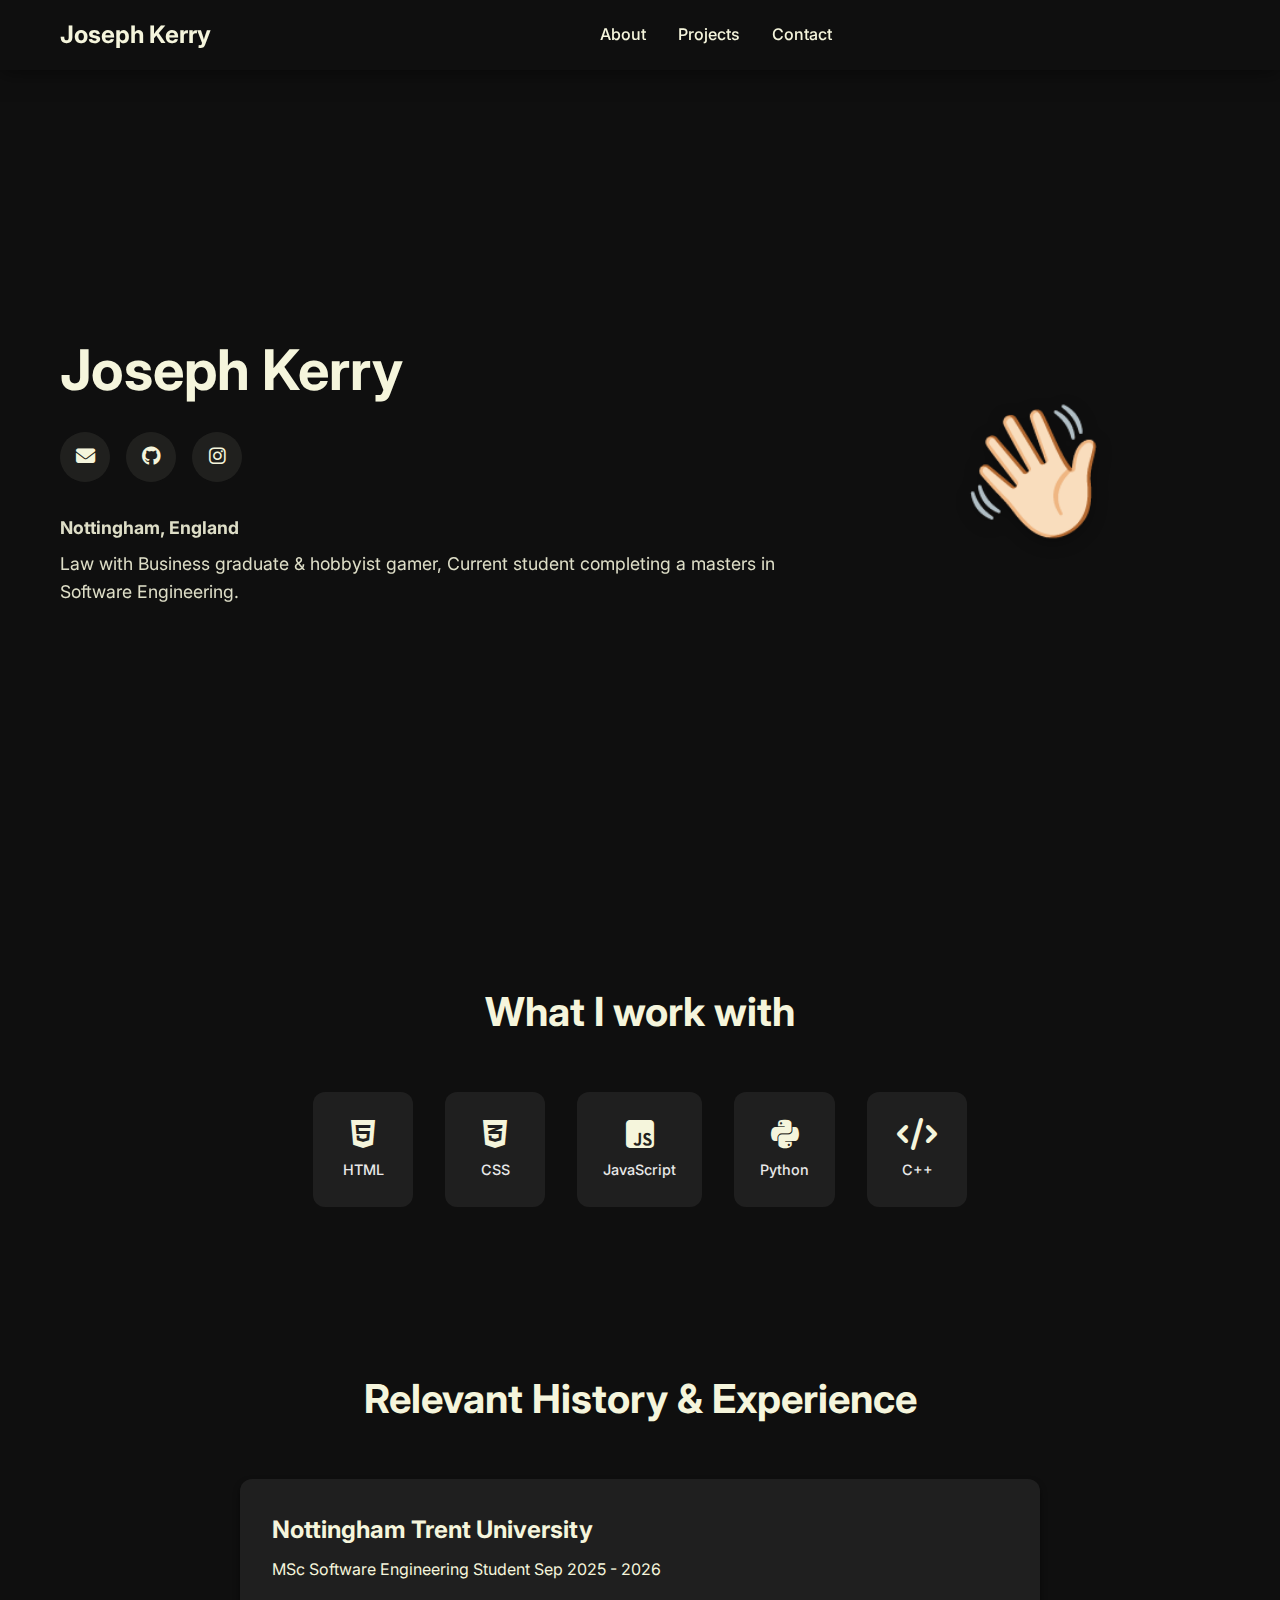
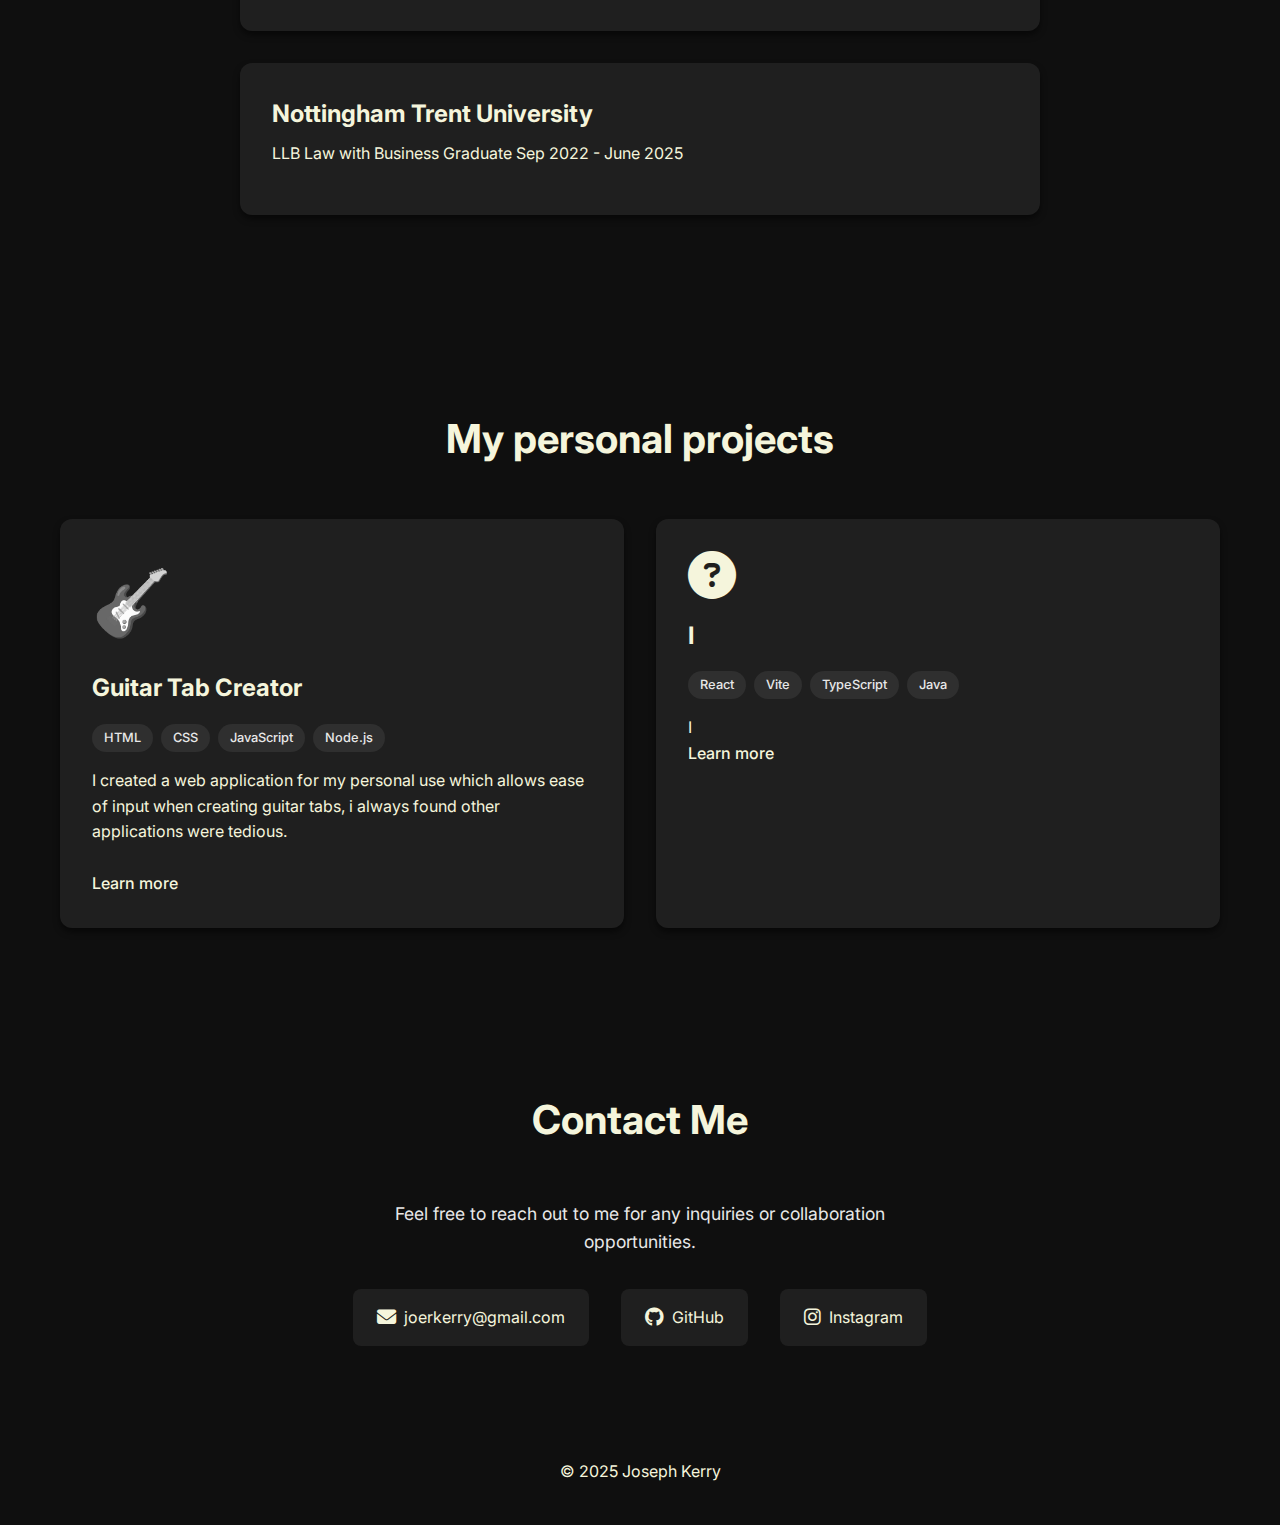
<file: Index.html>
<!DOCTYPE html>
<html lang="en">
<head>
    <meta charset="UTF-8">
    <meta name="viewport" content="width=device-width, initial-scale=1.0">
    <title>Joseph Kerry Website</title>
    <link rel="stylesheet" href="style.css">
    <link href="https://fonts.googleapis.com/css2?family=Inter:wght@300;400;500;600;700&display=swap" rel="stylesheet">
    <link rel="stylesheet" href="https://cdnjs.cloudflare.com/ajax/libs/font-awesome/6.4.0/css/all.min.css">
</head>
<body>
    <header>
        <nav>
            <div class="nav-container">
                <div class="logo">
                    <a href="#home">Joseph Kerry</a>
                </div>
                <ul class="nav-menu">
                    <li><a href="#home">About</a></li>
                    <li><a href="#projects">Projects</a></li>
                    <li><a href="#contact">Contact</a></li>
                </ul>
                <div class="hamburger">
                    <span></span>
                    <span></span>
                    <span></span>
                </div>
            </div>
        </nav>
    </header>

    <main>
        <section id="home" class="hero">
            <div class="container">
                <div class="hero-content">
                    <div class="hero-text">
                        <h1>Joseph Kerry</h1>
                        <div class="social-links">
                            <a href="mailto:joerkerry@gmail.com" class="social-link">
                                <i class="fas fa-envelope"></i>
                            </a>
                            <a href="https://github.com/Joekrry" class="social-link">
                                <i class="fab fa-github"></i>
                            </a>
                            <a href="https://instagram.com/joekrry" class="social-link">
                                <i class="fab fa-instagram"></i>
                            </a>
                        </div>
                        <div class="hero-description">
                            <p><strong>Nottingham, England</strong></p>
                            <p>Law with Business graduate & hobbyist gamer, Current student completing a masters in Software Engineering.</p>
                        </div>
                    </div>
                    <div class="hero-image">
                        <div class="profile-img">
                            <span class="hand-emoji">👋🏻</span>
                        </div>
                    </div>
                </div>
            </div>
        </section>

        <!-- Technologies Section -->
        <section id="technologies" class="technologies">
            <div class="container">
                <h2>What I work with</h2>
                <div class="tech-grid">
                    <div class="tech-items">
                        <div class="tech-item">
                            <i class="fab fa-html5"></i>
                            <span>HTML</span>
                        </div>
                        <div class="tech-item">
                            <i class="fab fa-css3-alt"></i>
                            <span>CSS</span>
                        </div>
                        <div class="tech-item">
                            <i class="fab fa-js-square"></i>
                            <span>JavaScript</span>
                        </div>
                        <div class="tech-item">
                            <i class="fab fa-python"></i>
                            <span>Python</span>
                        </div>
                        <div class="tech-item">
                            <i class="fas fa-code"></i>
                            <span>C++</span>
                        </div>
                    </div>
                </div>
            </div>
        </section>

        <!-- Experience Section -->
        <section id="experience" class="experience">
            <div class="container">
                <h2>Relevant History & Experience</h2>
                <div class="experience-list">
                    <div class="experience-item">
                        <div class="experience-header">
                            <h3><a href="https://www.ntu.ac.uk/">Nottingham Trent University</a></h3>
                            <span class="role">MSc Software Engineering Student</span>
                            <span class="duration">Sep 2025 - 2026</span>
                        </div>
                        <p></p>
                    </div>
                    <div class="experience-item">
                        <div class="experience-header">
                            <h3><a href="https://www.ntu.ac.uk/">Nottingham Trent University</a></h3>
                            <span class="role">LLB Law with Business Graduate</span>
                            <span class="duration">Sep 2022 - June 2025</span>
                        </div>
                        <p></p>
                    </div>
                </div>
            </div>
        </section>


        <!-- Personal Projects Section -->
        <section id="projects" class="projects">
            <div class="container">
                <h2>My personal projects</h2>
                <div class="projects-grid">
                    <div class="project-item">
                        <div class="project-icon">
                            <span style="font-size: 4em; filter: grayscale(100%);">🎸</span>
                        </div>
                        <div class="project-content">
                            <h3>Guitar Tab Creator</h3>
                            <div class="project-tags">
                                <span class="tag">HTML</span>
                                <span class="tag">CSS</span>
                                <span class="tag">JavaScript</span>
                                <span class="tag">Node.js</span>
                            </div>
                            <p>I created a web application for my personal use which allows ease of input when creating guitar tabs, i always found other applications were tedious.</p>
                            <br>

                            <a href="#" class="learn-more">Learn more</a>
                        </div>
                    </div>
                    <div class="project-item">
                        <div class="project-icon">
                            <i class="fas fa-question-circle"></i>
                        </div>
                        <div class="project-content">
                            <h3>I</h3>
                            <div class="project-tags">
                                <span class="tag">React</span>
                                <span class="tag">Vite</span>
                                <span class="tag">TypeScript</span>
                                <span class="tag">Java</span>
                            </div>
                            <p>I</p>
                            <a href="#" class="learn-more">Learn more</a>
                        </div>
                    </div>
                </div>
                <div class="more-projects">
                </div>
            </div>
        </section>

        <!-- Contact Section -->
        <section id="contact" class="contact">
            <div class="container">
                <h2>Contact Me</h2>
                <div class="contact-info">
                    <p>Feel free to reach out to me for any inquiries or collaboration opportunities.</p>
                    <div class="contact-links">
                        <a href="mailto:joerkerry@gmail.com" class="contact-link">
                            <i class="fas fa-envelope"></i>
                            joerkerry@gmail.com
                        </a>
                        <a href="https://github.com/joekrry" class="contact-link">
                            <i class="fab fa-github"></i>
                            GitHub
                        </a>
                        <a href="https://www.instagram.com/joekrry/" class="contact-link">
                            <i class="fab fa-instagram"></i>
                            Instagram
                        </a>
                    </div>
                </div>
            </div>
        </section>
    </main>

    <footer>
        <div class="container">
            <div class="footer-content">
                <p>&copy; 2025 Joseph Kerry</p>
            </div>
        </div>
    </footer>

    <script src="script.js"></script>
</body>
</html>
</file>
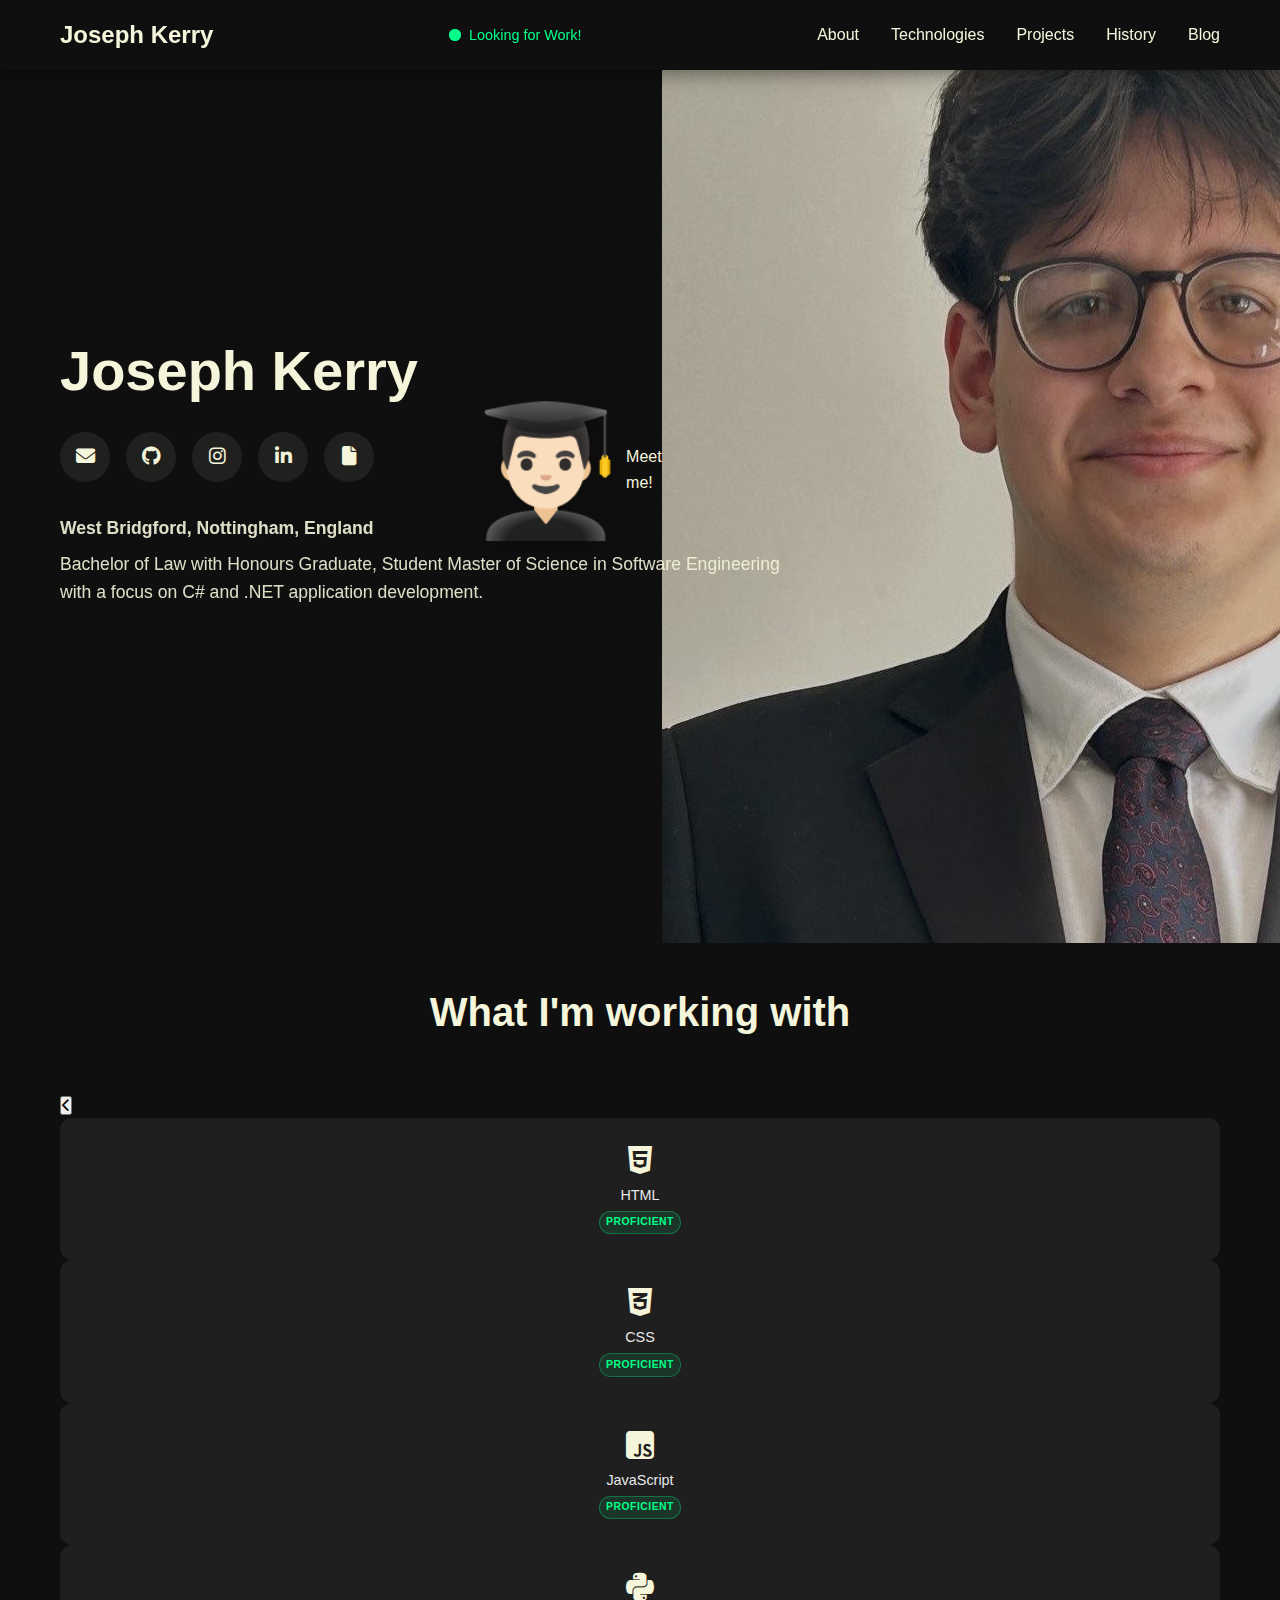
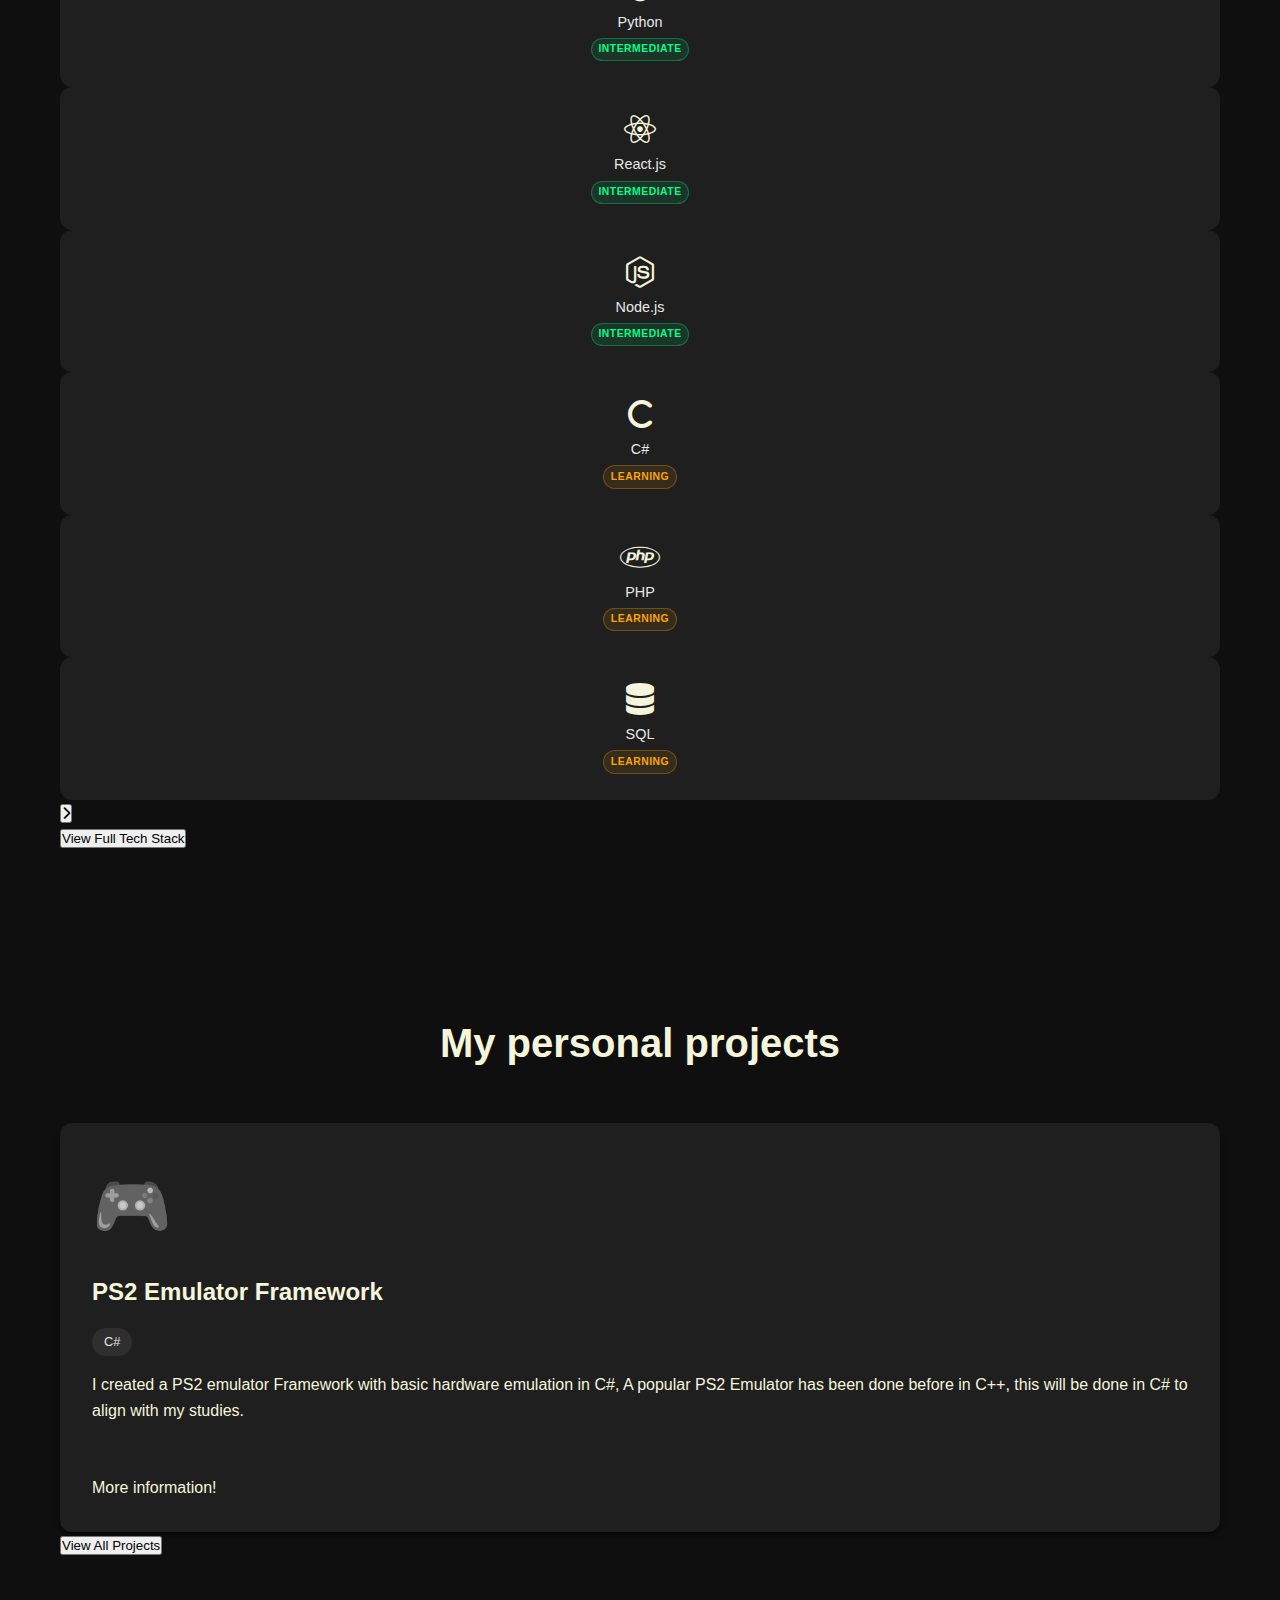
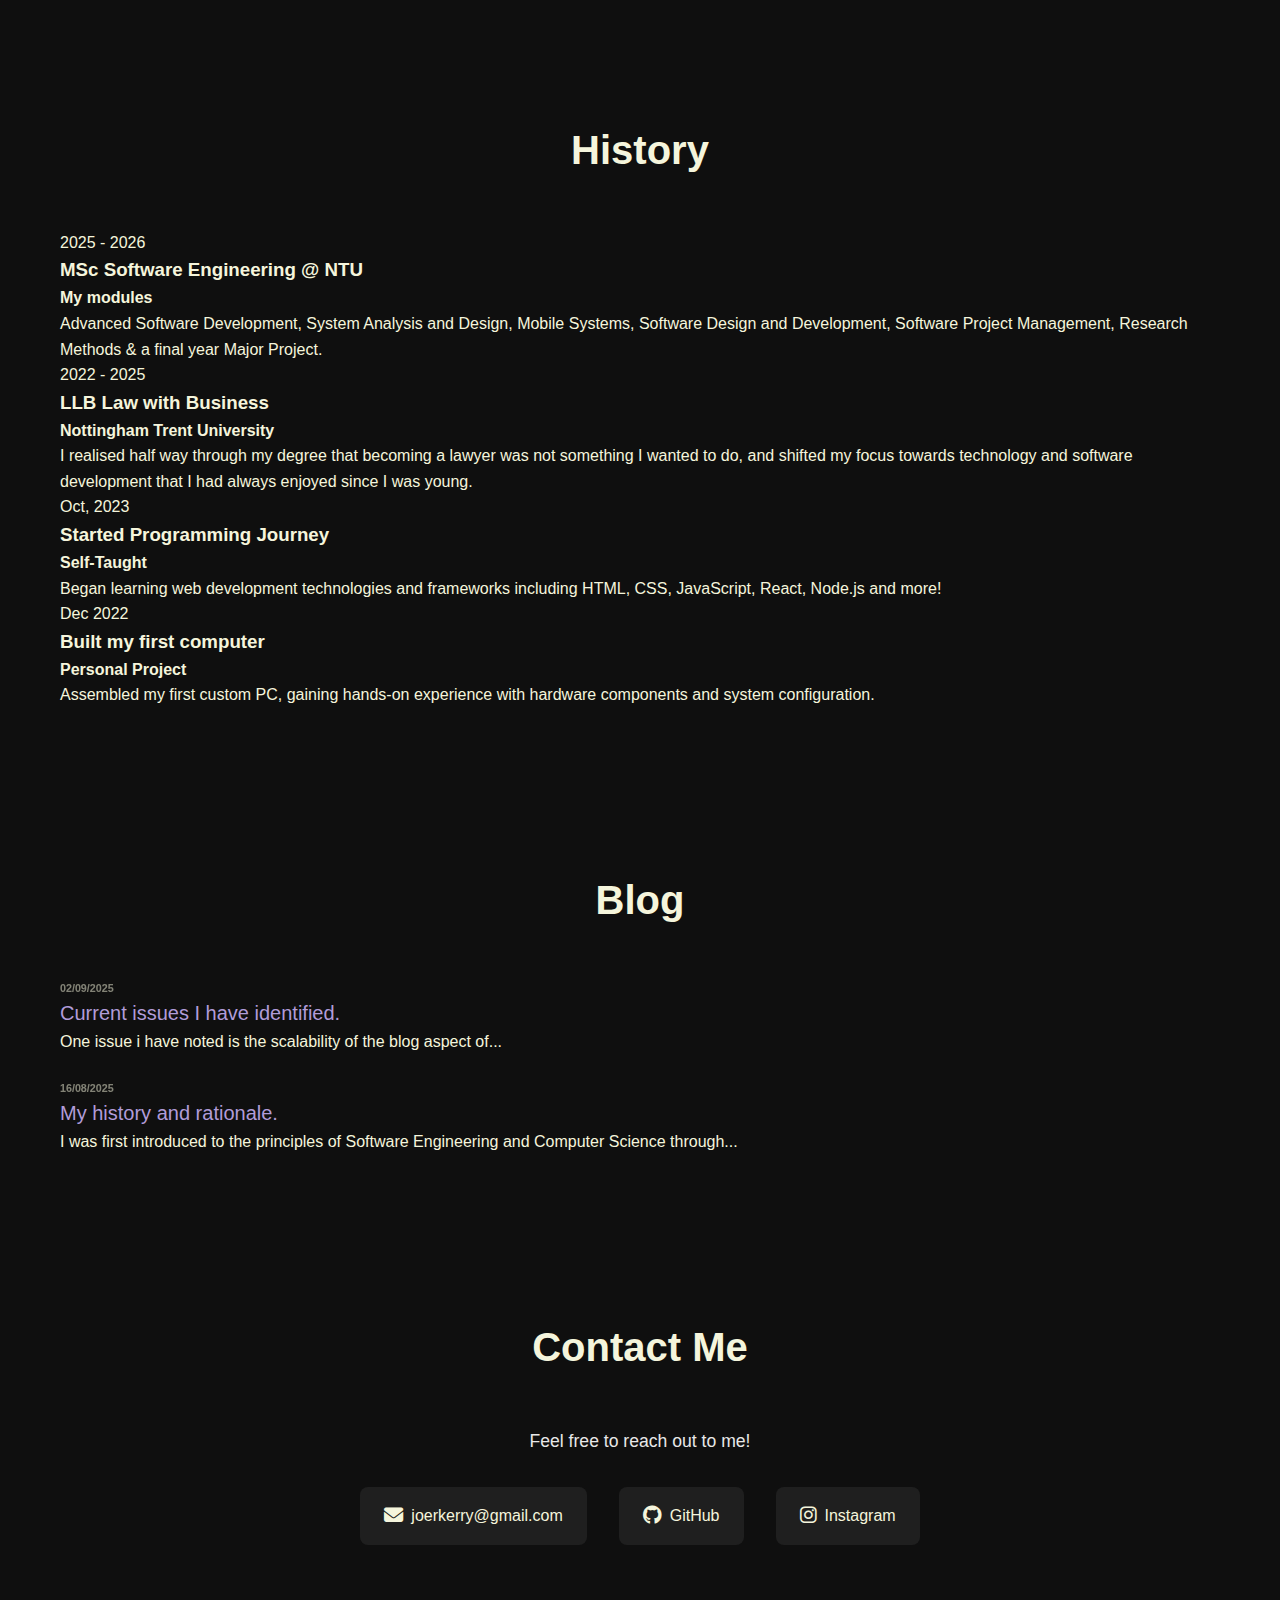
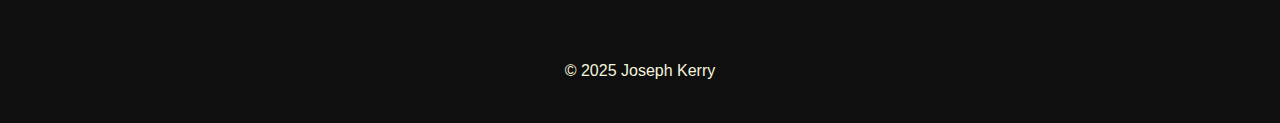
<file: index.html>
<!DOCTYPE html>
<html lang="en">
<head>
    <meta charset="UTF-8">
    <meta name="viewport" content="width=device-width, initial-scale=1.0">
    <title>Joseph Kerry Portfolio</title>
    <link rel="preconnect" href="https://fonts.googleapis.com">
    <link rel="preconnect" href="https://fonts.googleapis.com">
    <link rel="preconnect" href="https://fonts.gstatic.com" crossorigin>
    <link href="https://fonts.googleapis.com/css2?family=Roboto+Slab:wght@100..900&display=swap" rel="stylesheet">
    <link rel="stylesheet" href="https://cdnjs.cloudflare.com/ajax/libs/font-awesome/6.4.0/css/all.min.css">
    <link rel="stylesheet" href="https://sets.hugeicons.com/YOUR-SET-ID.css" crossorigin="anonymous">
    <link rel="stylesheet" href="style.css">
    
</head>
<body>
    <header>
        <nav>
            <div class="nav-container">
                <div class="logo">
                    <a href="#home">Joseph Kerry</a>
                </div>
                <div class="work-status">
                    <div class="pulse-circle"></div>
                    <span>Looking for Work!</span>
                </div>
                <ul class="nav-menu">
                    <li><a href="#home">About</a></li>
                    <li><a href="#technologies">Technologies</a></li>
                    <li><a href="#projects">Projects</a></li>
                    <li><a href="#experience">History</a></li>
                    <li><a href="#blog">Blog</a></li>
                    
                </ul>
                <div class="CompactMenu">
                    <span></span>
                    <span></span>
                    <span></span>
                </div>
            </div>
        </nav>
    </header>

    <main>
        <section id="home" class="hero">
            <div class="container">
                <div class="hero-content">
                    <div class="hero-text">
                        <h1>Joseph Kerry</h1>
                        <div class="social-links">
                            <a href="mailto:joerkerry@gmail.com" class="social-link">
                                <i class="fas fa-envelope"></i>
                            </a>
                            <a href="https://github.com/Joekrry" class="social-link">
                                <i class="fab fa-github"></i>
                            </a>
                            <a href="https://instagram.com/joekrry" class="social-link">
                                <i class="fab fa-instagram"></i>
                            </a>
                            <a href="https://www.linkedin.com/in/joseph-kerry-b6a488272/" class="social-link">
                                <i class="fab fa-linkedin-in"></i>
                                </a>
                            <a href="CV.pdf" class="social-link">
                                <i class="fa-solid fa-file fa-shake" title="CV"></i>
                            </a>
                        </div>
                        <div class="hero-description">
                            <p><strong>West Bridgford, Nottingham, England</strong></p>
                            <p>Bachelor of Law with Honours Graduate, Student Master of Science in Software Engineering with a focus on C# and .NET application development.</p>
                        </div>
                    </div>
                    <div class="hero-image">
                        <div class="profile-img">
                            <span class="hand-emoji">👨🏻‍🎓</span>
                            <div class="speech-bubble">Meet me!</div>
                            <img src="imgs/ProfessionalJoseph.jpeg" alt="Joseph Kerry" class="profile-picture">
                        </div>
                    </div>
                </div>
            </div>
        </section>

        <section id="technologies" class="technologies">
            <div class="container">
                <h2 class="scroll-animate-up">What I'm working with</h2>
                <div class="tech-carousel-wrapper">
                    <button class="carousel-nav carousel-prev" id="carouselPrev">
                        <i class="fas fa-chevron-left"></i>
                    </button>
                    <div class="tech-carousel">
                        <div class="tech-track" id="techTrack">
                            <div class="tech-item">
                                <i class="fab fa-html5 fa-bounce"></i>
                                <span>HTML</span>
                                <span class="tech-status learnt">Proficient</span>
                            </div>
                            <div class="tech-item">
                                <i class="fab fa-css3-alt fa-bounce"></i>
                                <span>CSS</span>
                                <span class="tech-status learnt">Proficient</span>
                            </div>
                            <div class="tech-item">
                                <i class="fab fa-js-square fa-bounce"></i>
                                <span>JavaScript</span>
                                <span class="tech-status learnt">Proficient</span>
                            </div>
                            <div class="tech-item">
                                <i class="fa-brands fa-python fa-bounce"></i>
                                <span>Python</span>
                                <span class="tech-status learnt">Intermediate</span>
                            </div>
                            <div class="tech-item">
                                <i class="fa-brands fa-react fa-bounce"></i>
                                <span>React.js</span>
                                <span class="tech-status learnt">Intermediate</span>
                            </div>
                            <div class="tech-item">
                                <i class="fab fa-node-js fa-bounce"></i>
                                <span>Node.js</span>
                                <span class="tech-status learnt">Intermediate</span>
                            </div>
                            <div class="tech-item">
                                <i class="fa-solid fa-c fa-bounce"></i>
                                <span>C#</span>
                                <span class="tech-status learning">Learning</span>
                            </div>
                            <div class="tech-item">
                                <i class="fa-brands fa-php fa-bounce"></i>
                                <span>PHP</span>
                                <span class="tech-status learning">Learning</span>
                            </div>
                            <div class="tech-item">
                                <i class="fas fa-database fa-bounce"></i>
                                <span>SQL</span>
                                <span class="tech-status learning">Learning</span>
                            </div>
                        </div>
                    </div>
                    <button class="carousel-nav carousel-next" id="carouselNext">
                        <i class="fas fa-chevron-right"></i>
                    </button>
                    <div class="fade-overlay fade-left"></div>
                    <div class="fade-overlay fade-right"></div>
                </div>
                <div class="tech-stack-button-container">
                    <a href="more-info-projects/full-tech-stack.html">
                        <button class="view-tech-stack-btn">View Full Tech Stack</button>
                    </a>
                </div>
            </div>
        </section>

        <section id="projects" class="projects">
            <div class="container">
                <h2 class="scroll-animate-up">My personal projects</h2>
                <div class="projects-grid">
                    <div class="project-item scroll-animate-up">
                        <div class="project-icon">
                            <span style="font-size: 4em; filter: grayscale(100%);">🎮</span>
                        </div>
                        <div class="project-content">
                            <h3>PS2 Emulator Framework</h3>
                            <div class="project-tags">
                                <span class="tag">C#</span>
                            </div>
                            <p>I created a PS2 emulator Framework with basic hardware emulation in C#, A popular PS2 Emulator has been done before in C++, this will be done in C# to align with my studies.</p>
                            <br>
                            <br>
                            <a href="more-info-projects/more-info-ps2.html" class="learn-more">More information!</a>
                        </div>
                    </div>

                </div>
                <div class="tech-stack-button-container">
                    <a href="more-info-projects/project-overview.html">
                        <button class="view-tech-stack-btn">View All Projects</button>
                    </a>
                </div>
            </div>
        </section>
      
        <section id="experience" class="experience">
            <div class="container">
                <h2 class="scroll-animate-up">History</h2>
                <div class="timeline">
                    <div class="timeline-item scroll-animate-left">
                        <div class="timeline-date">
                            <span>2025 - 2026</span>
                        </div>
                        <div class="timeline-content">
                            <div class="timeline-marker"></div>
                            <div class="timeline-card">
                                <h3>MSc Software Engineering @ NTU</h3>
                                <h4>My modules</h4>
                                <p>Advanced Software Development, System Analysis and Design, Mobile Systems, Software Design and Development, Software Project Management, Research Methods & a final year Major Project. <p>
                            </div>
                        </div>
                    </div>
                    
                    <div class="timeline-item scroll-animate-right">
                        <div class="timeline-date">
                            <span>2022 - 2025</span>
                        </div>
                        <div class="timeline-content">
                            <div class="timeline-marker"></div>
                            <div class="timeline-card">
                                <h3>LLB Law with Business</h3>
                                <h4>Nottingham Trent University</h4>
                                <p>I realised half way through my degree that becoming a lawyer was not something I wanted to do, and shifted my focus towards technology and software development that I had always enjoyed since I was young.</p>
                            </div>
                        </div>
                    </div>
                    
                    <div class="timeline-item">
                        <div class="timeline-date">
                            <span>Oct, 2023</span>
                        </div>
                        <div class="timeline-content">
                            <div class="timeline-marker"></div>
                            <div class="timeline-card">
                                <h3>Started Programming Journey</h3>
                                <h4>Self-Taught</h4>
                                <p>Began learning web development technologies and frameworks including HTML, CSS, JavaScript, React, Node.js and more! </p>
                            </div>
                        </div>
                    </div>
                    
                    <div class="timeline-item scroll-animate-right">
                        <div class="timeline-date">
                            <span>Dec 2022</span>
                        </div>
                        <div class="timeline-content">
                            <div class="timeline-marker"></div>
                            <div class="timeline-card">
                                <h3>Built my first computer</h3>
                                <h4>Personal Project</h4>
                                <p>Assembled my first custom PC, gaining hands-on experience with hardware components and system configuration.</p>
                            </div>
                        </div>
                    </div>
                </div>
            </div>
        </section>
        <section id="blog" class="blog">
            <div class="container">
                <h2 class="scroll-animate-up">Blog</h2>
                <div class="blog-posts">

                    <div class="blog-post scroll-animate-left">
                        <h6>02/09/2025</h6>
                        <h3><a href="BlogPosts/BlogPost2.html">Current issues I have identified.</a></h3>
                        <p>One issue i have noted is the scalability of the blog aspect of...</p>
                    </div>

                    <br>

                    <div class="blog-post scroll-animate-right">
                        <h6>16/08/2025</h6>
                        <h3><a href="BlogPosts/BlogPost1.html">My history and rationale.</a></h3>
                        <p>I was first introduced to the principles of Software Engineering and Computer Science through...</p>
                    </div>
                    
                </div>
            </div>
        </section>

        <section id="contact" class="contact">
            <div class="container">
                <h2>Contact Me</h2>
                <div class="contact-info">
                    <p>Feel free to reach out to me!</p>
                    <div class="contact-links">
                        <a href="mailto:joerkerry@gmail.com" class="contact-link">
                            <i class="fas fa-envelope"></i>
                            joerkerry@gmail.com
                        </a>
                        <a href="https://github.com/joekrry" class="contact-link">
                            <i class="fab fa-github"></i>
                            GitHub
                        </a>
                        <a href="https://www.instagram.com/joekrry/" class="contact-link">
                            <i class="fab fa-instagram"></i>
                            Instagram
                        </a>
                    </div>
                </div>
            </div>
        </section>
    </main>

    <footer>
        <div class="container">
            <div class="footer-content">
                <p>&copy; 2025 Joseph Kerry</p>
            </div>
        </div>
    </footer>
    <script src="script.js"></script>
</body>
</html>
</file>
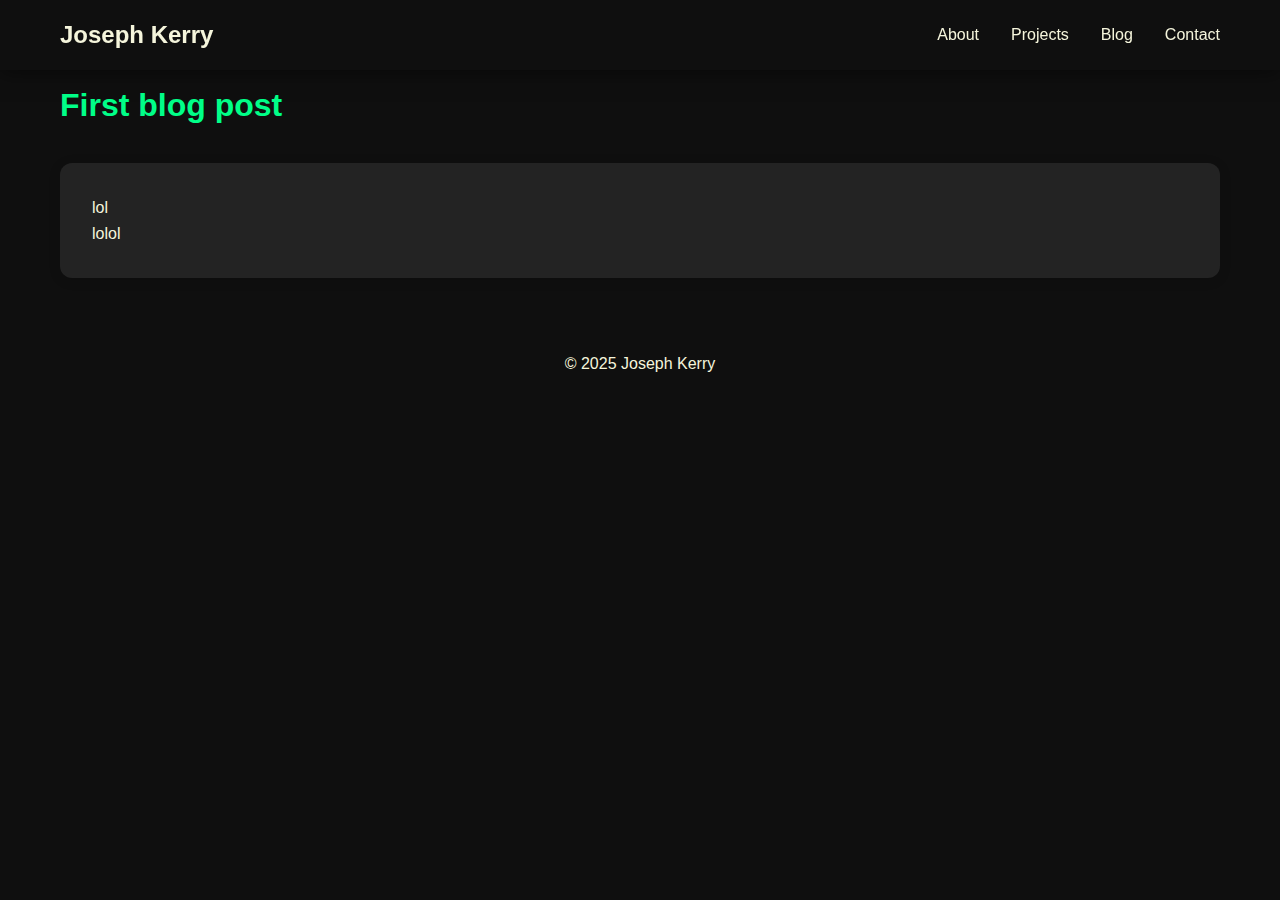
<file: BlogPosts/BlogPost1.html>
<!DOCTYPE html>
<html lang="en">
<head>
    <meta charset="UTF-8">
    <meta name="viewport" content="width=device-width, initial-scale=1.0">
    <title>First blog post | Joseph Kerry</title>
    <link rel="stylesheet" href="../style.css">
</head>
<body>
    <header>
        <nav>
            <div class="nav-container">
                <div class="logo">
                    <a href="../index.html#home">Joseph Kerry</a>
                </div>
                <ul class="nav-menu">
                    <li><a href="../index.html#home">About</a></li>
                    <li><a href="../index.html#projects">Projects</a></li>
                    <li><a href="../index.html#blog">Blog</a></li>
                    <li><a href="../index.html#contact">Contact</a></li>
                </ul>
            </div>
        </nav>
    </header>
    <main>
        <section class="blog-post-detail" style="padding: 80px 0 40px 0;">
            <div class="container">
                <h1 style="color: #00ff88; margin-bottom: 2rem;">First blog post</h1>
                <article style="background: #232323; color: #f5f5dc; border-radius: 12px; padding: 2rem; box-shadow: 0 2px 12px rgba(0,0,0,0.15);">
                    <p>lol</p>
                    <p>lolol</p>
                </article>
            </div>
        </section>
    </main>
    <footer>
        <div class="container">
            <div class="footer-content">
                <p>&copy; 2025 Joseph Kerry</p>
            </div>
        </div>
    </footer>
</body>
</html>
</file>
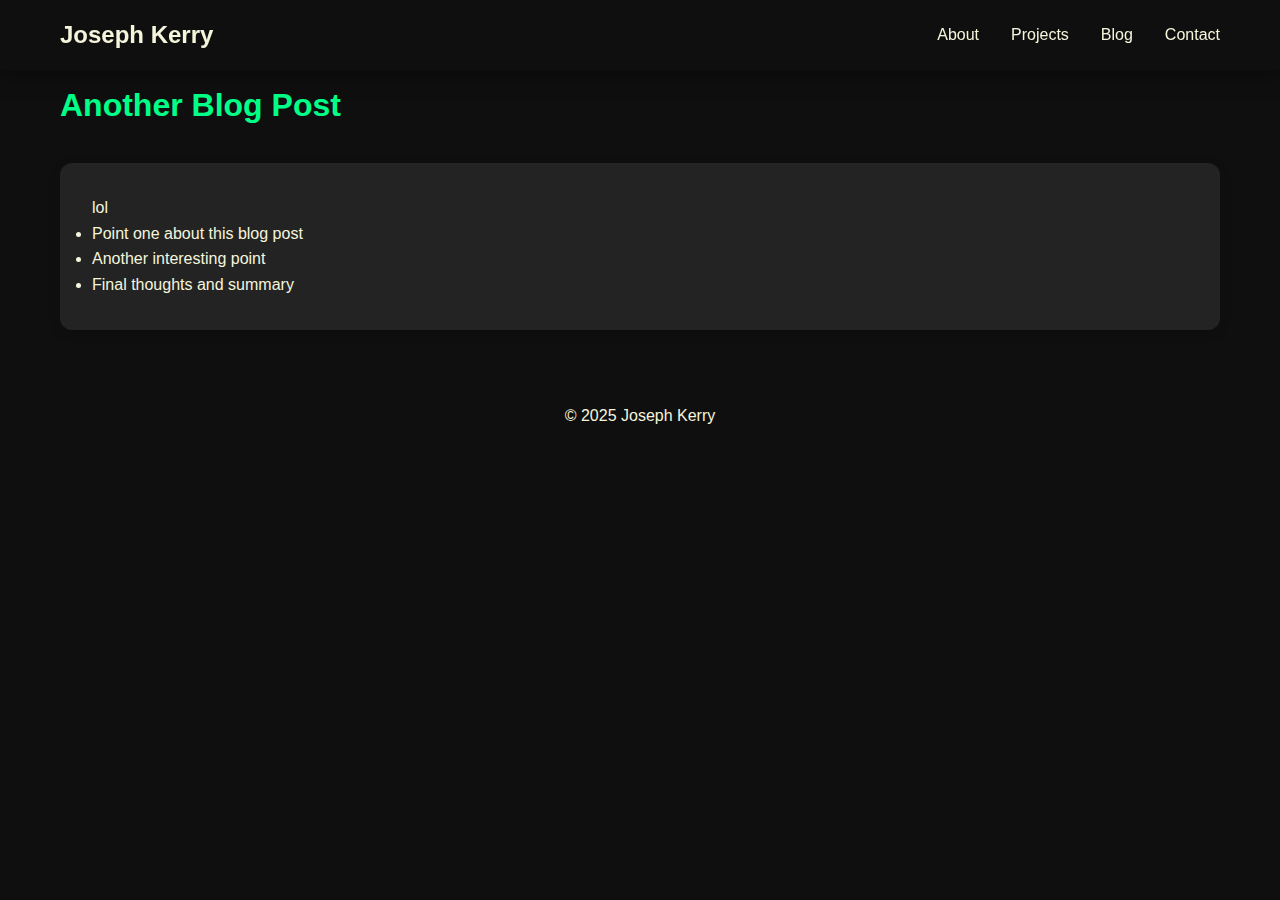
<file: BlogPosts/BlogPost2.html>
<!DOCTYPE html>
<html lang="en">
<head>
    <meta charset="UTF-8">
    <meta name="viewport" content="width=device-width, initial-scale=1.0">
    <title>Another Blog Post | Joseph Kerry</title>
    <link rel="stylesheet" href="../style.css">
</head>
<body>
    <header>
        <nav>
            <div class="nav-container">
                <div class="logo">
                    <a href="../index.html#home">Joseph Kerry</a>
                </div>
                <ul class="nav-menu">
                    <li><a href="../index.html#home">About</a></li>
                    <li><a href="../index.html#projects">Projects</a></li>
                    <li><a href="../index.html#blog">Blog</a></li>
                    <li><a href="../index.html#contact">Contact</a></li>
                </ul>
            </div>
        </nav>
    </header>
    <main>
        <section class="blog-post-detail" style="padding: 80px 0 40px 0;">
            <div class="container">
                <h1 style="color: #00ff88; margin-bottom: 2rem;">Another Blog Post</h1>
                <article style="background: #232323; color: #f5f5dc; border-radius: 12px; padding: 2rem; box-shadow: 0 2px 12px rgba(0,0,0,0.15);">
                    <p>lol</p>
                    <ul>
                        <li>Point one about this blog post</li>
                        <li>Another interesting point</li>
                        <li>Final thoughts and summary</li>
                    </ul>
                </article>
            </div>
        </section>
    </main>
    <footer>
        <div class="container">
            <div class="footer-content">
                <p>&copy; 2025 Joseph Kerry</p>
            </div>
        </div>
    </footer>
</body>
</html>
</file>
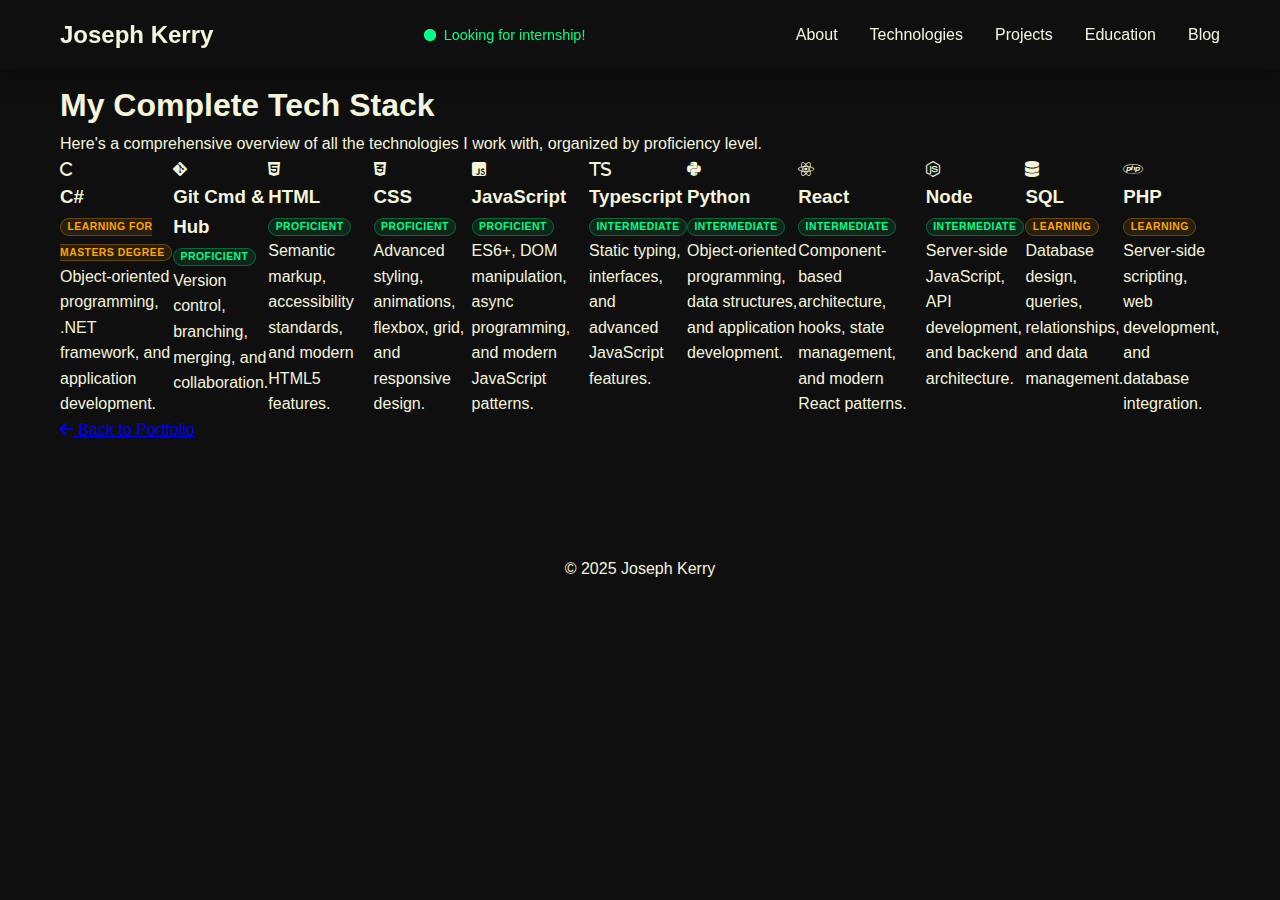
<file: more-info-projects/full-tech-stack.html>
<!DOCTYPE html>
<html lang="en">
<head>
    <meta charset="UTF-8">
    <meta name="viewport" content="width=device-width, initial-scale=1.0">
    <title>Full Tech Stack - Joseph Kerry</title>
    <link rel="preconnect" href="https://fonts.googleapis.com">
    <link rel="preconnect" href="https://fonts.googleapis.com">
    <link rel="preconnect" href="https://fonts.gstatic.com" crossorigin>
    <link href="https://fonts.googleapis.com/css2?family=Roboto+Slab:wght@100..900&display=swap" rel="stylesheet">
    <link rel="stylesheet" href="https://cdnjs.cloudflare.com/ajax/libs/font-awesome/6.4.0/css/all.min.css">
    <link rel="stylesheet" href="../style.css">
</head>
<body>
    <header>
        <nav>
            <div class="nav-container">
                <div class="logo">
                    <a href="../index.html#home">Joseph Kerry</a>
                </div>
                <div class="work-status">
                    <div class="pulse-circle"></div>
                    <span>Looking for internship!</span>
                </div>
                <ul class="nav-menu">
                    <li><a href="../index.html#home">About</a></li>
                    <li><a href="../index.html#technologies">Technologies</a></li>
                    <li><a href="../index.html#projects">Projects</a></li>
                    <li><a href="../index.html#experience">Education</a></li>
                    <li><a href="../index.html#blog">Blog</a></li>
                </ul>
                <div class="CompactMenu">
                    <span></span>
                    <span></span>
                    <span></span>
                </div>
            </div>
        </nav>
    </header>
    <main>
        <section class="full-tech-stack">
            <div class="container">
                <h1>My Complete Tech Stack</h1>
                <p class="tech-intro">Here's a comprehensive overview of all the technologies I work with, organized by proficiency level.</p>
                
                <div class="tech-grid">

                    <div class="tech-item-full">
                        <i class="fa-solid fa-c"></i>
                        <div class="tech-info">
                            <h3>C#</h3>
                            <span class="tech-status learning">Learning for masters degree</span>
                            <p>Object-oriented programming, .NET framework, and application development.</p>
                        </div>
                    </div>

                    <div class="tech-item-full">
                        <i class="fa-brands fa-git-alt"></i>
                        <div class="tech-info">
                            <h3>Git Cmd & Hub</h3>
                            <span class="tech-status learnt">Proficient</span>
                            <p>Version control, branching, merging, and collaboration.</p>
                        </div>
                    </div>

                    <div class="tech-item-full">
                        <i class="fab fa-html5"></i>
                        <div class="tech-info">
                            <h3>HTML</h3>
                            <span class="tech-status learnt">Proficient</span>
                            <p>Semantic markup, accessibility standards, and modern HTML5 features.</p>
                        </div>
                    </div>

                    <div class="tech-item-full">
                        <i class="fab fa-css3-alt"></i>
                        <div class="tech-info">
                            <h3>CSS</h3>
                            <span class="tech-status learnt">Proficient</span>
                            <p>Advanced styling, animations, flexbox, grid, and responsive design.</p>
                        </div>
                    </div>

                    <div class="tech-item-full">
                        <i class="fab fa-js-square"></i>
                        <div class="tech-info">
                            <h3>JavaScript</h3>
                            <span class="tech-status learnt">Proficient</span>
                            <p>ES6+, DOM manipulation, async programming, and modern JavaScript patterns.</p>
                        </div>
                    </div>

                    <div class="tech-item-full">
                        <i class="fa-solid fa-t">s</i>
                        <div class="tech-info">
                            <h3>Typescript</h3>
                            <span class="tech-status learnt">Intermediate</span>
                            <p>Static typing, interfaces, and advanced JavaScript features.</p>
                        </div>
                    </div>

                    <div class="tech-item-full">
                        <i class="fa-brands fa-python"></i>
                        <div class="tech-info">
                            <h3>Python</h3>
                            <span class="tech-status learnt">Intermediate</span>
                            <p>Object-oriented programming, data structures, and application development.</p>
                        </div>
                    </div>

                    <div class="tech-item-full">
                        <i class="fa-brands fa-react"></i>
                        <div class="tech-info">
                            <h3>React</h3>
                            <span class="tech-status learnt">Intermediate</span>
                            <p>Component-based architecture, hooks, state management, and modern React patterns.</p>
                        </div>
                    </div>

                    <div class="tech-item-full">
                        <i class="fab fa-node-js"></i>
                        <div class="tech-info">
                            <h3>Node</h3>
                            <span class="tech-status learnt">Intermediate</span>
                            <p>Server-side JavaScript, API development, and backend architecture.</p>
                        </div>
                    </div>

                    <div class="tech-item-full">
                        <i class="fas fa-database"></i>
                        <div class="tech-info">
                            <h3>SQL</h3>
                            <span class="tech-status learning">Learning</span>
                            <p>Database design, queries, relationships, and data management.</p>
                        </div>
                    </div>
                    <div class="tech-item-full">
                        <i class="fa-brands fa-php"></i>
                        <div class="tech-info">
                            <h3>PHP</h3>
                            <span class="tech-status learning">Learning</span>
                            <p>Server-side scripting, web development, and database integration.</p>
                        </div>
                    </div>
                </div>
                
                <div class="back-button-container">
                    <a href="../index.html#technologies" class="back-btn">
                        <i class="fas fa-arrow-left"></i>
                        Back to Portfolio
                    </a>
                </div>
            </div>
        </section>
    </main>
    <footer>
        <div class="container">
            <div class="footer-content">
                <p>&copy; 2025 Joseph Kerry</p>
            </div>
        </div>
    </footer>
</body>
</html>
</file>
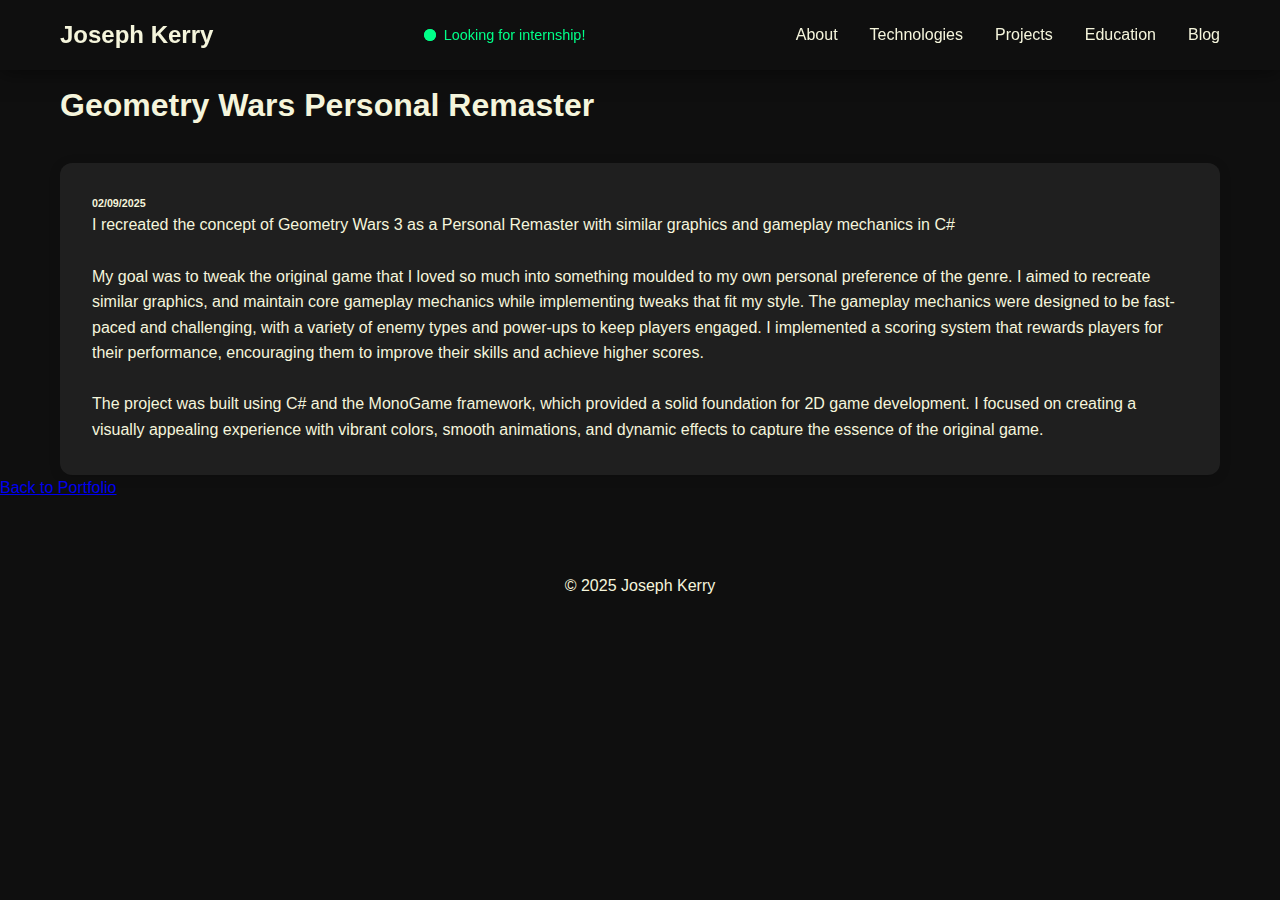
<file: more-info-projects/more-info-geometry-wars.html>
<!DOCTYPE html>
<html lang="en">
<head>
    <meta charset="UTF-8">
    <meta name="viewport" content="width=device-width, initial-scale=1.0">
    <title>PS2 Emulator, More info</title>
    <link rel="stylesheet" href="../style.css">
</head>
<body>
    <header>
        <nav>
            <div class="nav-container">
                <div class="logo">
                    <a href="#home">Joseph Kerry</a>
                </div>
                <div class="work-status">
                    <div class="pulse-circle"></div>
                    <span>Looking for internship!</span>
                </div>
                <ul class="nav-menu">
                    <li><a href="#home">About</a></li>
                    <li><a href="#technologies">Technologies</a></li>
                    <li><a href="#projects">Projects</a></li>
                    <li><a href="#experience">Education</a></li>
                    <li><a href="#blog">Blog</a></li>
                    
                </ul>
                <div class="CompactMenu">
                    <span></span>
                    <span></span>
                    <span></span>
                </div>
            </div>
        </nav>
    </header>
    <main>
        <section class="blog-post-detail" style="padding: 80px 0 40px 0;">
            <div class="container">
                <h1 style="color: #f5f5dc; margin-bottom: 2rem;">Geometry Wars Personal Remaster</h1>
                <article style="background: #1f1f1f; color: #f5f5dc; border-radius: 12px; padding: 2rem; box-shadow: 0 2px 12px rgba(0,0,0,0.15);">
                    <h6>02/09/2025</h6>
                    <p>I recreated the concept of Geometry Wars 3 as a Personal Remaster with similar graphics and gameplay mechanics in C#</p>
                    <br>
                <p>My goal was to tweak the original game that I loved so much into something moulded to my own personal preference of the genre. I aimed to recreate similar graphics, and maintain core gameplay mechanics while implementing tweaks that fit my style.
                The gameplay mechanics were designed to be fast-paced and challenging, with a variety of enemy types and power-ups to keep players engaged. I implemented a scoring system that rewards players for their performance, encouraging them to improve their skills and achieve higher scores.
                </p>

                <br>

                <p>The project was built using C# and the MonoGame framework, which provided a solid foundation for 2D game development. I focused on creating a visually appealing experience with vibrant colors, smooth animations, and dynamic effects to capture the essence of the original game.
                </p>
                </article>
            </div>

            <div class="back-button-container">
                    <a href="../index.html#projects" class="back-btn">
                        <i class="fas fa-arrow-left"></i>
                        Back to Portfolio
                    </a>
                </div>
        </section>
    </main>
    <footer>
        <div class="container">
            <div class="footer-content">
                <p>&copy; 2025 Joseph Kerry</p>
            </div>
        </div>
    </footer>
</body>
</html>
</file>
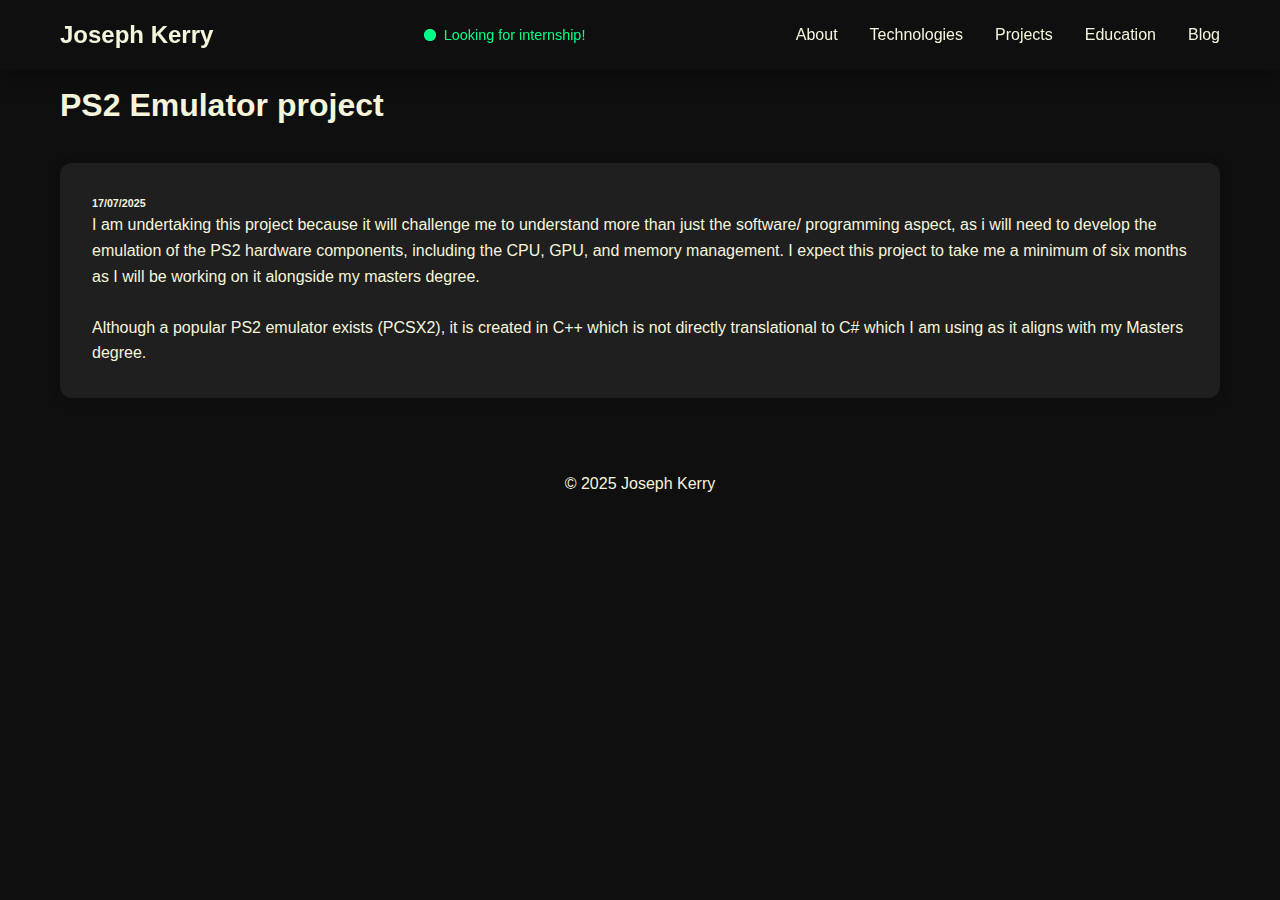
<file: more-info-projects/more-info-ps2.html>
<!DOCTYPE html>
<html lang="en">
<head>
    <meta charset="UTF-8">
    <meta name="viewport" content="width=device-width, initial-scale=1.0">
    <title>PS2 Emulator, More info</title>
    <link rel="stylesheet" href="../style.css">
</head>
<body>
    <header>
        <nav>
            <div class="nav-container">
                <div class="logo">
                    <a href="#home">Joseph Kerry</a>
                </div>
                <div class="work-status">
                    <div class="pulse-circle"></div>
                    <span>Looking for internship!</span>
                </div>
                <ul class="nav-menu">
                    <li><a href="#home">About</a></li>
                    <li><a href="#technologies">Technologies</a></li>
                    <li><a href="#projects">Projects</a></li>
                    <li><a href="#experience">Education</a></li>
                    <li><a href="#blog">Blog</a></li>
                    
                </ul>
                <div class="CompactMenu">
                    <span></span>
                    <span></span>
                    <span></span>
                </div>
            </div>
        </nav>
    </header>
    <main>
        <section class="blog-post-detail" style="padding: 80px 0 40px 0;">
            <div class="container">
                <h1 style="color: #f5f5dc; margin-bottom: 2rem;">PS2 Emulator project</h1>
                <article style="background: #1f1f1f; color: #f5f5dc; border-radius: 12px; padding: 2rem; box-shadow: 0 2px 12px rgba(0,0,0,0.15);">
                    <h6>17/07/2025</h6>
                    <p>I am undertaking this project because it will challenge me to understand more than just the software/ programming aspect, as i will need to develop the emulation of the PS2 hardware components, including the CPU, GPU, and memory management. I expect this project to take me a minimum of six months as I will be working on it alongside my masters degree.</p>
                    <br>
                <p>Although a popular PS2 emulator exists (PCSX2), it is created in C++ which is not directly translational to C# which I am using as it aligns with my Masters degree.</p>
                </article>
            </div>
        </section>
    </main>
    <footer>
        <div class="container">
            <div class="footer-content">
                <p>&copy; 2025 Joseph Kerry</p>
            </div>
        </div>
    </footer>
</body>
</html>
</file>
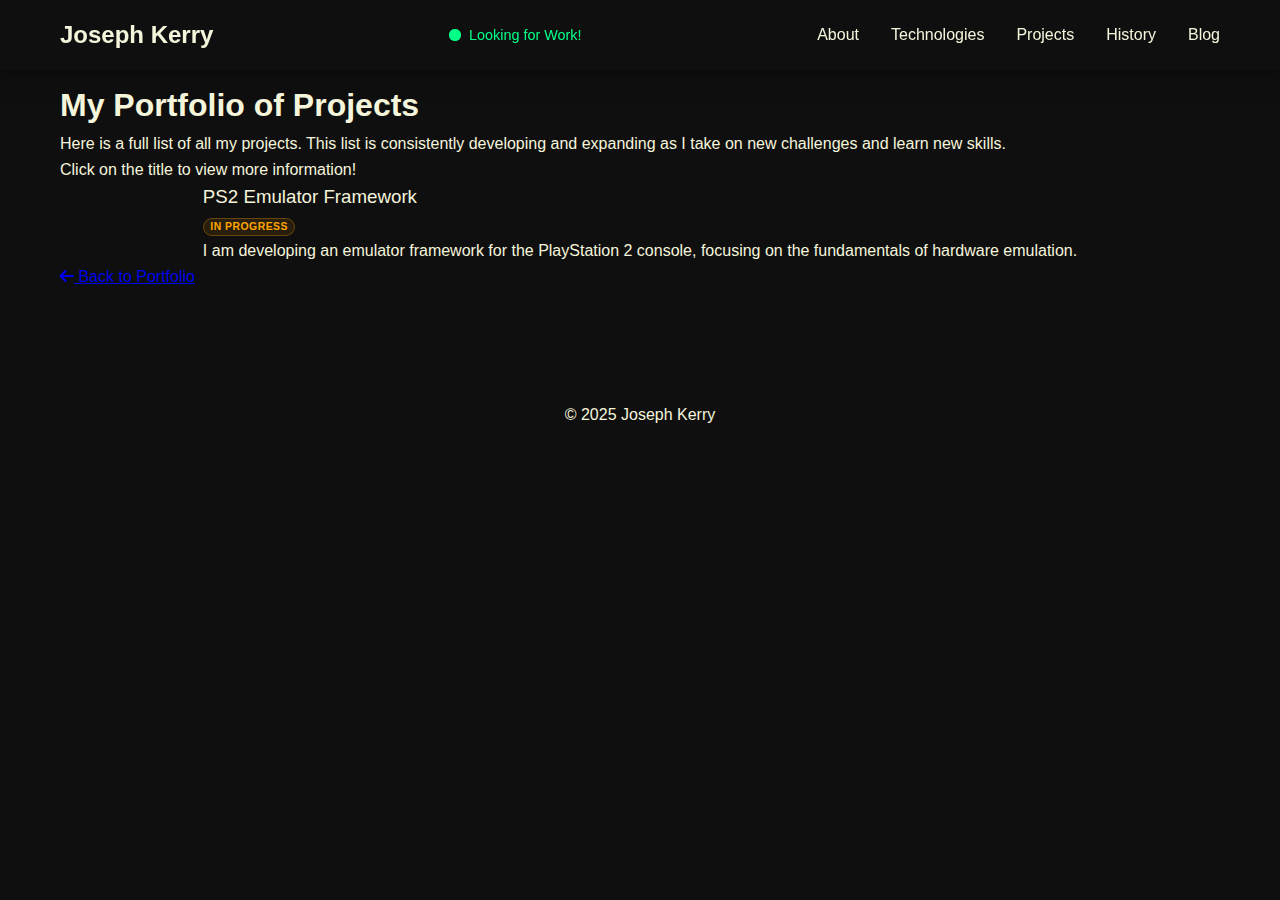
<file: more-info-projects/project-overview.html>
<!DOCTYPE html>
<html lang="en">
<head>
    <meta charset="UTF-8">
    <meta name="viewport" content="width=device-width, initial-scale=1.0">
    <title>Full Tech Stack - Joseph Kerry</title>
    <link rel="preconnect" href="https://fonts.googleapis.com">
    <link rel="preconnect" href="https://fonts.googleapis.com">
    <link rel="preconnect" href="https://fonts.gstatic.com" crossorigin>
    <link href="https://fonts.googleapis.com/css2?family=Roboto+Slab:wght@100..900&display=swap" rel="stylesheet">
    <link rel="stylesheet" href="https://cdnjs.cloudflare.com/ajax/libs/font-awesome/6.4.0/css/all.min.css">
    <link rel="stylesheet" href="../style.css">
</head>
<body>
    <header>
        <nav>
            <div class="nav-container">
                <div class="logo">
                    <a href="../index.html#home">Joseph Kerry</a>
                </div>
                <div class="work-status">
                    <div class="pulse-circle"></div>
                    <span>Looking for Work!</span>
                </div>
                <ul class="nav-menu">
                    <li><a href="../index.html#home">About</a></li>
                    <li><a href="../index.html#technologies">Technologies</a></li>
                    <li><a href="../index.html#projects">Projects</a></li>
                    <li><a href="../index.html#experience">History</a></li>
                    <li><a href="../index.html#blog">Blog</a></li>
                </ul>
                <div class="CompactMenu">
                    <span></span>
                    <span></span>
                    <span></span>
                </div>
            </div>
        </nav>
    </header>
    <main>
        <section class="full-tech-stack">
            <div class="container">
                <h1>My Portfolio of Projects</h1>
                <p class="tech-intro">Here is a full list of all my projects. This list is consistently developing and expanding as I take on new challenges and learn new skills.</p>
                <p class="tech-intro">Click on the title to view more information!</p>

                <div class="tech-grid">

                    <div class="tech-item-full">
                        <div class="tech-info">
                            <h3><a href="more-info-ps2.html" class="learn-more">PS2 Emulator Framework</a></h3>
                            <span class="tech-status learning">In Progress</span>
                            <p>I am developing an emulator framework for the PlayStation 2 console, focusing on the fundamentals of hardware emulation.</p>
                        </div>
                    </div>
            </div>
            <div class="back-button-container">
                    <a href="../index.html#projects" class="back-btn">
                        <i class="fas fa-arrow-left"></i>
                        Back to Portfolio
                    </a>
                </div>
        </section>
    </main>
    <footer>
        <div class="container">
            <div class="footer-content">
                <p>&copy; 2025 Joseph Kerry</p>
            </div>
        </div>
    </footer>
</body>
</html>
</file>
<file: style.css>
* {
    margin: 0;
    padding: 0;
    box-sizing: border-box;
}

body {
    font-family: 'Inter', -apple-system, BlinkMacSystemFont, 'Segoe UI', Roboto, sans-serif;
    line-height: 1.6;
    color: #f5f5dc;
    background-color: #0f0f0f;
}

.container {
    max-width: 1200px;
    margin: 0 auto;
    padding: 0 20px;
}

header {
    background: #0f0f0f !important;
    box-shadow: 0 2px 20px rgba(0,0,0,0.5);
    position: fixed;
    width: 100%;
    top: 0;
    z-index: 1000;
}

.nav-container {
    display: flex;
    justify-content: space-between;
    align-items: center;
    padding: 1rem 20px;
    max-width: 1200px;
    margin: 0 auto;
}

.logo a {
    font-size: 1.5rem;
    font-weight: 700;
    color: #f5f5dc;
    text-decoration: none;
}

.nav-menu {
    display: flex;
    list-style: none;
    gap: 2rem;
}

.nav-menu a {
    text-decoration: none;
    color: #f5f5dc;
    font-weight: 500;
    transition: color 0.3s;
    align-items: right
}

.nav-menu a:hover {
    color: #00ff88;
    transform: translate y(-2px);
}

.work-status {
    display: flex;
    align-items: center;
    gap: 0.5rem;
    font-size: 0.9rem;
    font-weight: 500;
    color: #00ff88;
}

.pulse-circle {
    width: 12px;
    height: 12px;
    background-color: #00ff88;
    border-radius: 50%;
    position: relative;
    animation: pulse 2s infinite;
}

.pulse-circle::before {
    content: '';
    position: absolute;
    top: 50%;
    left: 50%;
    transform: translate(-50%, -50%);
    width: 100%;
    height: 100%;
    background-color: #00ff88;
    border-radius: 50%;
    animation: pulseRing 2s infinite;
}

@keyframes pulse {
    0% {
        transform: scale(1);
        opacity: 1;
    }
    50% {
        transform: scale(1.1);
        opacity: 0.8;
    }
    100% {
        transform: scale(1);
        opacity: 1;
    }
}

@keyframes pulseRing {
    0% {
        transform: translate(-50%, -50%) scale(1);
        opacity: 0.8;
    }
    100% {
        transform: translate(-50%, -50%) scale(2);
        opacity: 0;
    }
}

.CompactMenu {
    display: none;
    flex-direction: column;
    cursor: pointer;
}

.CompactMenu span {
    width: 25px;
    height: 3px;
    background: #f5f5dc;
    margin: 3px 0;
    transition: 0.3s;
}

.hero {
    padding: 120px 0 80px;
    background: linear-gradient(180deg, #0f0f0f 50%, #0f0f0f 100%);
    color: #f5f5dc;
    min-height: 100vh;
    display: flex;
    align-items: center;
}

.hero-content {
    display: grid;
    grid-template-columns: 2fr 1fr;
    gap: 4rem;
    align-items: center;
}

.hero h1 {
    font-size: 3.5rem;
    font-weight: 700;
    margin-bottom: 1rem;
}

.social-links {
    display: flex;
    gap: 1rem;
    margin-bottom: 2rem;
}

.social-link {
    display: flex;
    align-items: center;
    justify-content: center;
    width: 50px;
    height: 50px;
    background: rgba(245,245,220,0.08);
    border-radius: 50%;
    color: #f5f5dc;
    text-decoration: none;
    font-size: 1.2rem;
    transition: all 0.3s;
}

.social-link:hover {
    background: rgba(245,245,220,0.3);
    transform: translateY(-3px);
}

.hero-description p {
    font-size: 1.1rem;
    margin-bottom: 0.5rem;
    opacity: 0.9;
}

.profile-img {
    display: flex;
    justify-content: center;
    align-items: center;
    width: 250px;
    height: 250px;
    margin: 0 auto;
    cursor: pointer;
}

.hand-emoji {
    font-size: 8rem;
    transition: transform 0.3s ease;
    filter: drop-shadow(0 4px 8px rgba(0,0,0,0.3));
}

.profile-img:hover .hand-emoji {
    animation: wave 1s ease-in-out infinite;
}

@keyframes wave {
    0% { transform: rotate(0deg); }
    10% { transform: rotate(14deg); }
    20% { transform: rotate(-8deg); }
    30% { transform: rotate(14deg); }
    40% { transform: rotate(-4deg); }
    50% { transform: rotate(10deg); }
    60% { transform: rotate(0deg); }
    100% { transform: rotate(0deg); }
}

section {
    padding: 80px 0;
}

h2 {
    font-size: 2.5rem;
    font-weight: 700;
    margin-bottom: 3rem;
    text-align: center;
    color: #f5f5dc;
}


.technologies {
    background: #0f0f0f;
}

.tech-grid {
    display: flex;
    justify-content: center;
}

.tech-items {
    display: flex;
    justify-content: center;
    align-items: center;
    gap: 2rem;
    flex-wrap: wrap;
    max-width: 1000px;
}

.tech-item {
    display: flex;
    flex-direction: column;
    align-items: center;
    padding: 1.5rem;
    background: #1f1f1f;
    border-radius: 12px;
    transition: all 0.3s;
    border: 2px solid transparent;
    min-width: 100px;
}

.tech-item:hover {
    background: #4a4a4a;
    border-color: #f5f5dc;
    transform: translateY(-2px);
}

.tech-item i {
    font-size: 2rem;
    margin-bottom: 0.5rem;
    color: #f5f5dc;
}

.tech-item span {
    font-weight: 500;
    color: #e8e8e8;
    font-size: 0.9rem;
}

.tech-status {
    font-size: 0.75rem !important;
    font-weight: 600 !important;
    margin-top: 0.3rem;
    padding: 0.2rem 0.5rem;
    border-radius: 12px;
    text-transform: uppercase;
    letter-spacing: 0.5px;
}

.tech-status.learnt {
    color: #00ff88 !important;
    background: rgba(0, 255, 136, 0.1);
    border: 1px solid rgba(0, 255, 136, 0.3);
}

.tech-status.learning {
    color: #ffa500 !important;
    background: rgba(255, 165, 0, 0.1);
    border: 1px solid rgba(255, 165, 0, 0.3);
}
.experience {
    background: #0f0f0f;
}

.experience-list {
    max-width: 800px;
    margin: 0 auto;
}

.experience-item {
    background: #1f1f1f;
    padding: 2rem;
    border-radius: 12px;
    margin-bottom: 2rem;
    box-shadow: 0 4px 6px rgba(0,0,0,0.5);
    transition: transform 0.3s;
}

.experience-item:hover {
    transform: translateY(-2px);
}

.experience-header {
    margin-bottom: 1rem;
}

.experience-header h3 {
    font-size: 1.5rem;
    margin-bottom: 0.5rem;
}

.experience-header a {
    color: #f5f5dc;
    text-decoration: none;
}

.experience-header a:hover {
    text-decoration: underline;
}



.work-item {
    background: #3a3a3a;
    border-radius: 12px;
    overflow: hidden;
    transition: transform 0.3s;
}

.work-item:hover {
    transform: translateY(-5px);
}

.work-image {
    height: 200px;
    background: linear-gradient(45deg, #1a1a1a, #2a2a2a);
    display: flex;
    align-items: center;
    justify-content: center;
    color: #f5f5dc;
    font-size: 1.5rem;
    font-weight: 600;
}

.placeholder-bg {
    text-align: center;
}

.work-content {
    padding: 1.5rem;
}

.work-content h3 {
    font-size: 1.5rem;
    margin-bottom: 1rem;
    color: #f5f5dc;
}

.work-tags {
    display: flex;
    gap: 0.5rem;
    margin-bottom: 1rem;
    flex-wrap: wrap;
}

.tag {
    background: #2f2f2f;
    color: #e8e8e8;
    padding: 0.25rem 0.75rem;
    border-radius: 20px;
    font-size: 0.8rem;
    font-weight: 500;
}

.learn-more {
    color: #f5f5dc;
    text-decoration: none;
    font-weight: 500;
    transition: color 0.3s;
}

.learn-more:hover {
    transform: translateY(-2px);
}


.projects {
    background: #0f0f0f;
}

.projects-grid {
    display: grid;
    grid-template-columns: repeat(auto-fit, minmax(400px, 1fr));
    gap: 2rem;
}

.project-item {
    background: #1f1f1f;
    padding: 2rem;
    border-radius: 12px;
    box-shadow: 0 4px 6px rgba(0,0,0,0.5);
    transition: transform 0.3s;
}

.project-item:hover {
    transform: translateY(-2px);
}

.project-icon {
    margin-bottom: 1rem;
}

.project-icon i {
    font-size: 3rem;
    color: #f5f5dc;
}

.project-content h3 {
    font-size: 1.5rem;
    margin-bottom: 1rem;
    color: #f5f5dc;
}

.project-tags {
    display: flex;
    gap: 0.5rem;
    margin-bottom: 1rem;
    flex-wrap: wrap;
}

.contact {
    background: #0f0f0f;
}

.contact-info {
    max-width: 600px;
    margin: 0 auto;
    text-align: center;
}

.contact-info p {
    font-size: 1.1rem;
    margin-bottom: 2rem;
    color: #e8e8e8;
}

.contact-links {
    display: flex;
    justify-content: center;
    gap: 2rem;
    flex-wrap: wrap;
}

.contact-link {
    display: flex;
    align-items: center;
    gap: 0.5rem;
    padding: 1rem 1.5rem;
    background: #1f1f1f;
    border-radius: 8px;
    color: #f5f5dc;
    text-decoration: none;
    transition: all 0.3s;
}

.contact-link:hover {
    background: #3a3a3a;
    color: #f5f5dc;
    transform: translateY(-2px);
}

.contact-link i {
    font-size: 1.2rem;
}

footer {
    background: #0f0f0f;
    color: #f5f5dc;
    padding: 2rem 0;
    text-align: center;
    border-top: 1px solid #0f0f0f;
}

.footer-content p {
    margin-bottom: 0.5rem;
}

.footer-content a {
    color: #f5f5dc;
    text-decoration: none;
}

.footer-content a:hover {
    color: #e8e8e8;
}

.footer-content i {
    color: #ef4444;
    margin: 0 0.5rem;
}

@media (max-width: 768px) {
    .hamburger {
        display: flex;
    }
    
    .nav-menu {
        position: fixed;
        left: -100%;
        top: 70px;
        flex-direction: column;
        background-color: #0f0f0f;
        width: 100%;
        text-align: center;
        transition: 0.3s;
        box-shadow: 0 10px 27px rgba(0,0,0,0.5);
        padding: 2rem 0;
    }
    
    .nav-menu.active {
        left: 0;
    }
    
    .work-status {
        font-size: 0.8rem;
        gap: 0.4rem;
    }
    
    .pulse-circle {
        width: 10px;
        height: 10px;
    }
    .hero-content {
        grid-template-columns: 1fr;
        text-align: center;
    }
    
    .hero h1 {
        font-size: 2.5rem;
    }
    
    .tech-grid {
        grid-template-columns: 1fr;
    }
    
    .work-grid, .projects-grid {
        grid-template-columns: 1fr;
    }
    
    .reference-item {
        flex-direction: column;
        text-align: center;
    }
    
    .contact-links {
        flex-direction: column;
        align-items: center;
    }
    
    .tech-items {
        display: grid;
        grid-template-columns: repeat(auto-fit, minmax(100px, 1fr));
        gap: 1rem;
        max-width: 100%;
    }
    
    .tech-item {
        padding: 1rem;
        min-width: auto;
    }
    
    .tech-item i {
        font-size: 1.5rem;
    }
    
    .tech-item span {
        font-size: 0.8rem;
    }
}

    
    .tech-status {
        font-size: 0.65rem !important;
        padding: 0.15rem 0.4rem;
        margin-top: 0.25rem;
    }

@media (max-width: 480px) {
    .hero {
        padding: 100px 0 60px;
    }
    
    .hero h1 {
        font-size: 2rem;
    }
    
    h2 {
        font-size: 2rem;
    }
    
    .container {
        padding: 0 15px;
    }
    
    section {
        padding: 60px 0;
    }
}

html {
    scroll-behavior: smooth;
}

@keyframes fadeInUp {
    from {
        opacity: 0;
        transform: translateY(30px);
    }
    to {
        opacity: 1;
        transform: translateY(0);
    }
}

.hero-content > * {
    animation: fadeInUp 0.8s ease-out;
}

.scroll-animate {
    opacity: 0;
    transform: translateY(30px);
    transition: all 0.6s ease-out;
}

.scroll-animate.active {
    opacity: 1;
    transform: translateY(0);
}

.blog-post a {
    color: #66b3ff;
    text-decoration: none;
    transition: color 0.3s;
    font-size: 1.25rem;
    font-weight:500;  
}

.blog-post a:hover {
    color: #99ccff;
    text-decoration: underline;
}

.blog-post h6 {
    opacity: 0.5;
}
.blog-posts {
    font-family:inherit;
}
.blog-post a {
    color: #b19cd9; 
}
</file>
